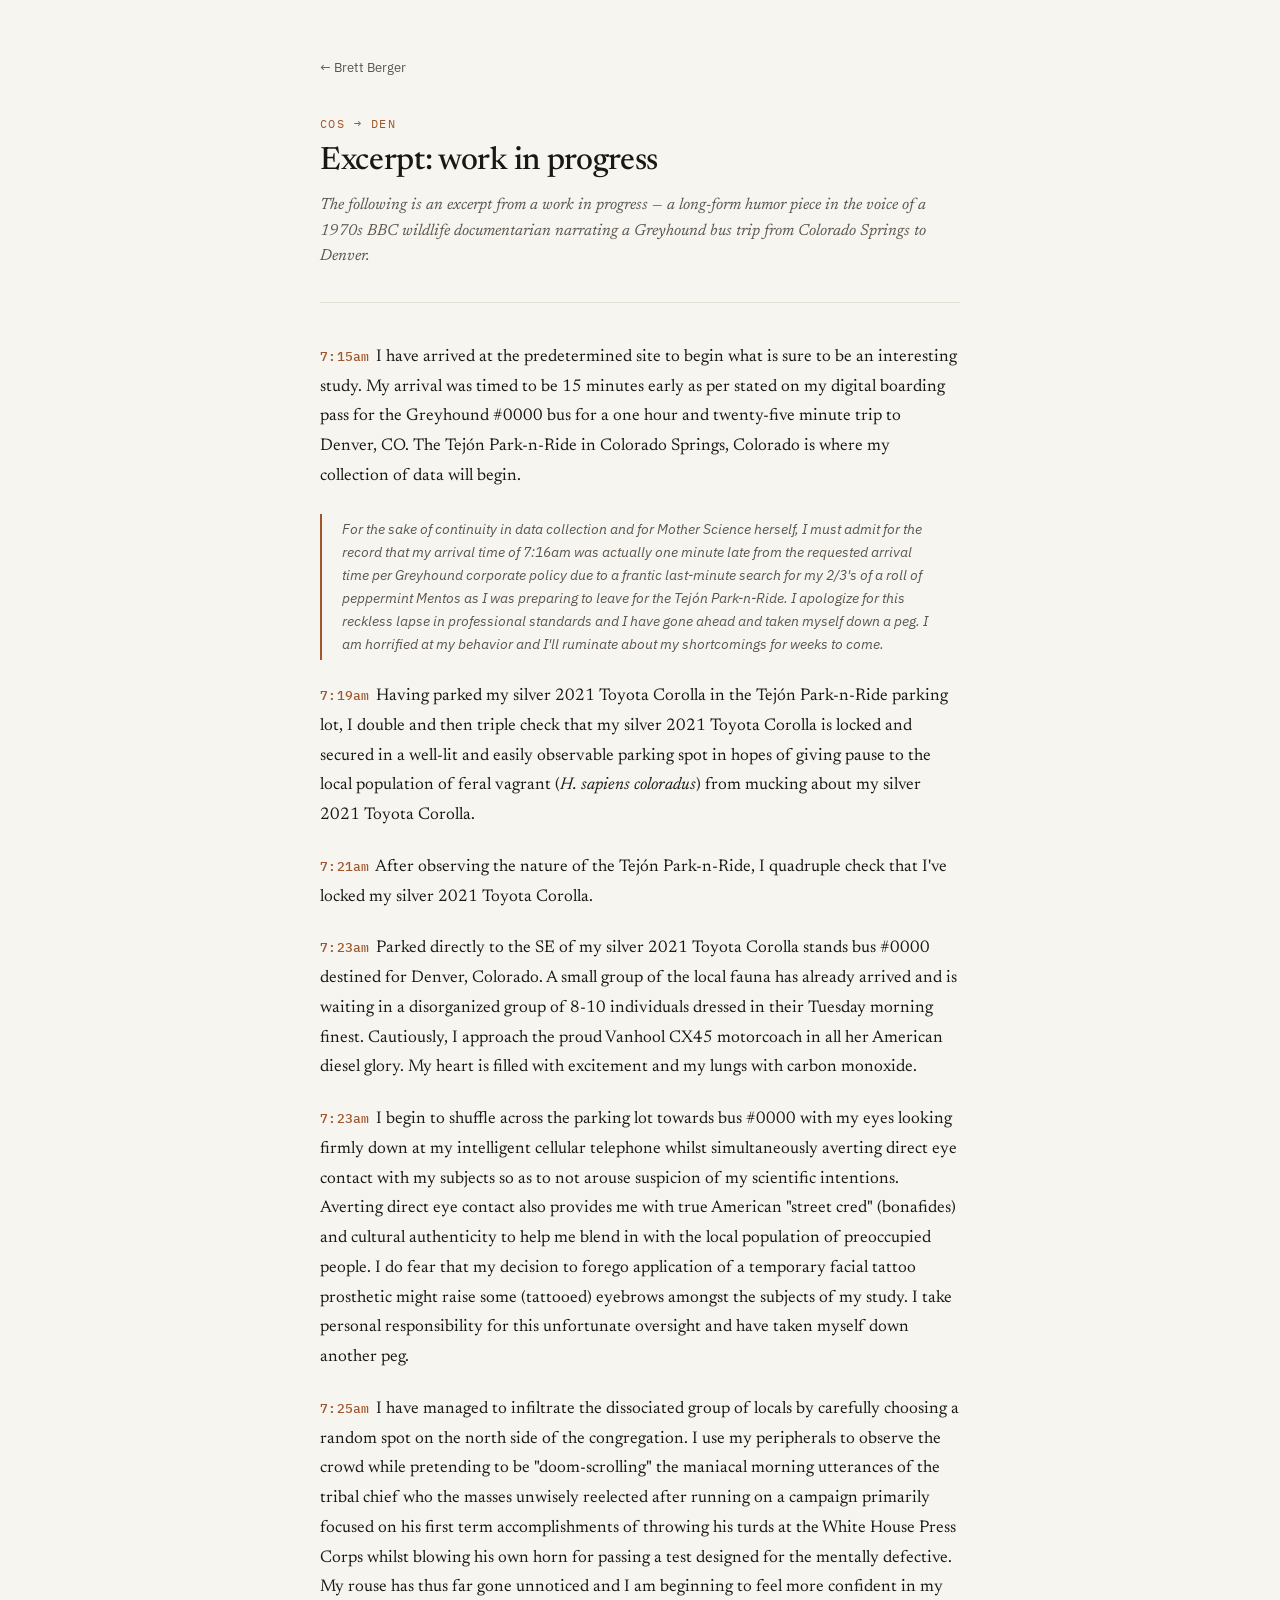
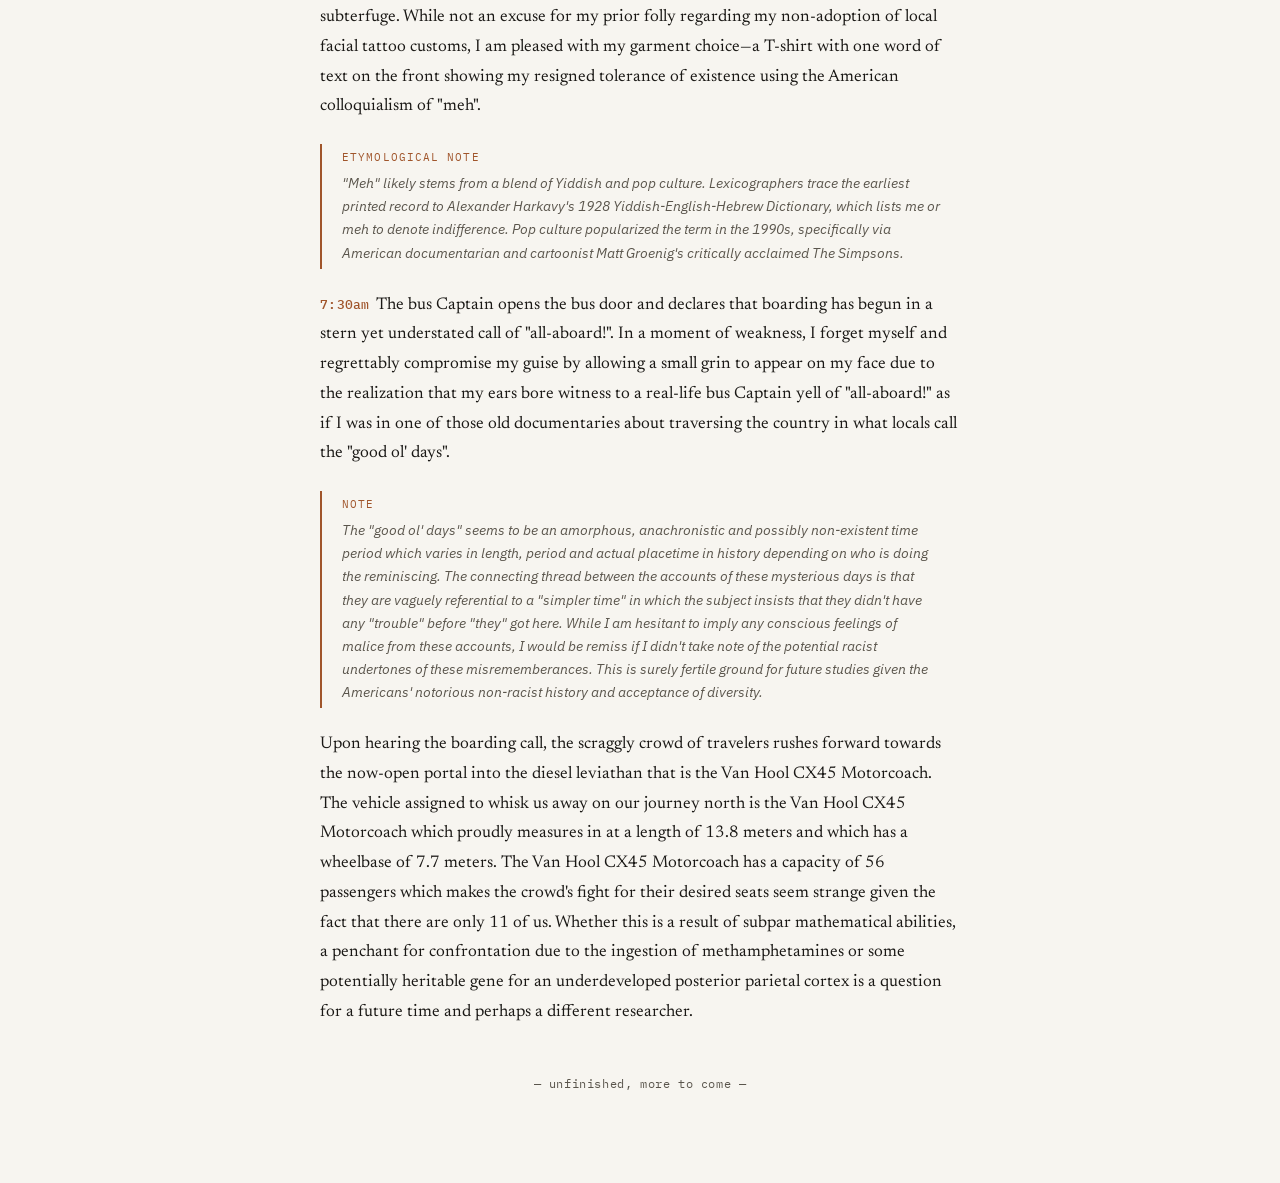
<file: writing.html>
<!DOCTYPE html>
<html lang="en">
<head>
<meta charset="UTF-8">
<meta name="viewport" content="width=device-width, initial-scale=1.0">
<title>Writing — Brett Berger</title>
<meta name="description" content="An excerpt from a work in progress by Brett Berger.">
<link rel="preconnect" href="https://fonts.googleapis.com">
<link rel="preconnect" href="https://fonts.gstatic.com" crossorigin>
<link href="https://fonts.googleapis.com/css2?family=Newsreader:ital,wght@0,400;0,500;1,400&family=IBM+Plex+Sans:wght@400;500&family=IBM+Plex+Mono:wght@400;500&display=swap" rel="stylesheet">
<link rel="stylesheet" href="styles.css">
<link rel="stylesheet" href="writing.css">
</head>
<body class="writing-body">

  <main class="article">
    <a href="index.html" class="back-link">&larr; Brett Berger</a>

    <div class="article-head">
      <div class="route-tag">COS <span>&rarr;</span> DEN</div>
      <h1>Excerpt: work in progress</h1>
      <p class="article-intro">The following is an excerpt from a work in progress — a long-form humor piece in the voice of a 1970s BBC wildlife documentarian narrating a Greyhound bus trip from Colorado Springs to Denver.</p>
    </div>

    <div class="prose">

      <p><strong>7:15am</strong> I have arrived at the predetermined site to begin what is sure to be an interesting study. My arrival was timed to be 15 minutes early as per stated on my digital boarding pass for the Greyhound #0000 bus for a one hour and twenty-five minute trip to Denver, CO. The Tejón Park-n-Ride in Colorado Springs, Colorado is where my collection of data will begin.</p>

      <aside class="field-note">For the sake of continuity in data collection and for Mother Science herself, I must admit for the record that my arrival time of 7:16am was actually one minute late from the requested arrival time per Greyhound corporate policy due to a frantic last-minute search for my 2/3's of a roll of peppermint Mentos as I was preparing to leave for the Tejón Park-n-Ride. I apologize for this reckless lapse in professional standards and I have gone ahead and taken myself down a peg. I am horrified at my behavior and I'll ruminate about my shortcomings for weeks to come.</aside>

      <p><strong>7:19am</strong> Having parked my silver 2021 Toyota Corolla in the Tejón Park-n-Ride parking lot, I double and then triple check that my silver 2021 Toyota Corolla is locked and secured in a well-lit and easily observable parking spot in hopes of giving pause to the local population of feral vagrant (<em>H. sapiens coloradus</em>) from mucking about my silver 2021 Toyota Corolla.</p>

      <p><strong>7:21am</strong> After observing the nature of the Tejón Park-n-Ride, I quadruple check that I've locked my silver 2021 Toyota Corolla.</p>

      <p><strong>7:23am</strong> Parked directly to the SE of my silver 2021 Toyota Corolla stands bus #0000 destined for Denver, Colorado. A small group of the local fauna has already arrived and is waiting in a disorganized group of 8-10 individuals dressed in their Tuesday morning finest. Cautiously, I approach the proud Vanhool CX45 motorcoach in all her American diesel glory. My heart is filled with excitement and my lungs with carbon monoxide.</p>

      <p><strong>7:23am</strong> I begin to shuffle across the parking lot towards bus #0000 with my eyes looking firmly down at my intelligent cellular telephone whilst simultaneously averting direct eye contact with my subjects so as to not arouse suspicion of my scientific intentions. Averting direct eye contact also provides me with true American "street cred" (bonafides) and cultural authenticity to help me blend in with the local population of preoccupied people. I do fear that my decision to forego application of a temporary facial tattoo prosthetic might raise some (tattooed) eyebrows amongst the subjects of my study. I take personal responsibility for this unfortunate oversight and have taken myself down another peg.</p>

      <p><strong>7:25am</strong> I have managed to infiltrate the dissociated group of locals by carefully choosing a random spot on the north side of the congregation. I use my peripherals to observe the crowd while pretending to be "doom-scrolling" the maniacal morning utterances of the tribal chief who the masses unwisely reelected after running on a campaign primarily focused on his first term accomplishments of throwing his turds at the White House Press Corps whilst blowing his own horn for passing a test designed for the mentally defective. My rouse has thus far gone unnoticed and I am beginning to feel more confident in my subterfuge. While not an excuse for my prior folly regarding my non-adoption of local facial tattoo customs, I am pleased with my garment choice—a T-shirt with one word of text on the front showing my resigned tolerance of existence using the American colloquialism of "meh".</p>

      <aside class="field-note"><span class="note-label">Etymological note</span> "Meh" likely stems from a blend of Yiddish and pop culture. Lexicographers trace the earliest printed record to Alexander Harkavy's 1928 <em>Yiddish-English-Hebrew Dictionary</em>, which lists <em>me</em> or <em>meh</em> to denote indifference. Pop culture popularized the term in the 1990s, specifically via American documentarian and cartoonist Matt Groenig's critically acclaimed <em>The Simpsons</em>.</aside>

      <p><strong>7:30am</strong> The bus Captain opens the bus door and declares that boarding has begun in a stern yet understated call of "all-aboard!". In a moment of weakness, I forget myself and regrettably compromise my guise by allowing a small grin to appear on my face due to the realization that my ears bore witness to a real-life bus Captain yell of "all-aboard!" as if I was in one of those old documentaries about traversing the country in what locals call the "good ol' days".</p>

      <aside class="field-note"><span class="note-label">Note</span> The "good ol' days" seems to be an amorphous, anachronistic and possibly non-existent time period which varies in length, period and actual placetime in history depending on who is doing the reminiscing. The connecting thread between the accounts of these mysterious days is that they are vaguely referential to a "simpler time" in which the subject insists that they didn't have any "trouble" before "they" got here. While I am hesitant to imply any conscious feelings of malice from these accounts, I would be remiss if I didn't take note of the potential racist undertones of these misrememberances. This is surely fertile ground for future studies given the Americans' notorious non-racist history and acceptance of diversity.</aside>

      <p>Upon hearing the boarding call, the scraggly crowd of travelers rushes forward towards the now-open portal into the diesel leviathan that is the Van Hool CX45 Motorcoach. The vehicle assigned to whisk us away on our journey north is the Van Hool CX45 Motorcoach which proudly measures in at a length of 13.8 meters and which has a wheelbase of 7.7 meters. The Van Hool CX45 Motorcoach has a capacity of 56 passengers which makes the crowd's fight for their desired seats seem strange given the fact that there are only 11 of us. Whether this is a result of subpar mathematical abilities, a penchant for confrontation due to the ingestion of methamphetamines or some potentially heritable gene for an underdeveloped posterior parietal cortex is a question for a future time and perhaps a different researcher.</p>

    </div>

    <p class="wip-note">— unfinished, more to come —</p>
  </main>

</body>
</html>
</file>
<file: styles.css>
:root {
  --bg: #F7F5F0;
  --card-bg: #FFFFFF;
  --ink: #1A1815;
  --ink-soft: #5A554C;
  --rule: #E4E0D6;
  --accent: #A0552B;
  --serif: 'Newsreader', 'Times New Roman', serif;
  --sans: 'IBM Plex Sans', -apple-system, system-ui, sans-serif;
}

@media (prefers-color-scheme: dark) {
  :root {
    --bg: #171613;
    --card-bg: #201F1B;
    --ink: #F2EFE9;
    --ink-soft: #B8B2A5;
    --rule: #35332C;
    --accent: #D98A5A;
  }
}

* { box-sizing: border-box; }

body {
  margin: 0;
  min-height: 100vh;
  display: flex;
  align-items: center;
  justify-content: center;
  padding: 32px 20px;
  background: var(--bg);
  color: var(--ink);
  font-family: var(--sans);
}

.card {
  width: 100%;
  max-width: 420px;
  background: var(--card-bg);
  border: 1px solid var(--rule);
  border-radius: 12px;
  padding: 40px 32px;
  text-align: center;
}

.avatar {
  width: 56px;
  height: 56px;
  margin: 0 auto 20px;
  border-radius: 50%;
  background: var(--accent);
  color: #fff;
  display: flex;
  align-items: center;
  justify-content: center;
  font-family: var(--serif);
  font-size: 20px;
  letter-spacing: 0.02em;
}

h1 {
  font-family: var(--serif);
  font-weight: 500;
  font-size: 28px;
  letter-spacing: -0.01em;
  margin: 0 0 8px;
}

.tagline {
  font-size: 14.5px;
  color: var(--ink-soft);
  margin: 0 0 32px;
}

.links {
  list-style: none;
  margin: 0;
  padding: 0;
  display: flex;
  flex-direction: column;
  gap: 10px;
}

.link-item {
  display: flex;
  flex-direction: column;
  gap: 2px;
  padding: 14px 18px;
  border: 1px solid var(--rule);
  border-radius: 8px;
  text-decoration: none;
  color: var(--ink);
  transition: border-color .15s ease, transform .15s ease;
}

.link-item:hover {
  border-color: var(--accent);
  transform: translateY(-1px);
}

.link-title {
  font-family: var(--serif);
  font-size: 16px;
  font-weight: 500;
}

.link-sub {
  font-size: 12.5px;
  color: var(--ink-soft);
}

footer {
  margin-top: 32px;
  font-size: 12px;
  color: var(--ink-soft);
}
</file>
<file: writing.css>
.writing-body {
  display: block;
  padding: 56px 20px 80px;
  align-items: initial;
}

.article {
  max-width: 640px;
  margin: 0 auto;
}

.back-link {
  display: inline-block;
  font-family: var(--sans);
  font-size: 13px;
  color: var(--ink-soft);
  text-decoration: none;
  margin-bottom: 40px;
}

.back-link:hover { color: var(--accent); }

.article-head {
  margin-bottom: 40px;
  padding-bottom: 32px;
  border-bottom: 1px solid var(--rule);
}

.route-tag {
  font-family: 'IBM Plex Mono', var(--sans);
  font-size: 12px;
  letter-spacing: 0.12em;
  color: var(--accent);
  margin-bottom: 14px;
}

.article-head h1 {
  font-family: var(--serif);
  font-weight: 500;
  font-size: 32px;
  letter-spacing: -0.01em;
  margin: 0 0 16px;
}

.article-intro {
  font-family: var(--serif);
  font-style: italic;
  font-size: 16px;
  line-height: 1.6;
  color: var(--ink-soft);
  margin: 0;
}

.prose p {
  font-family: var(--serif);
  font-size: 17px;
  line-height: 1.75;
  color: var(--ink);
  margin: 0 0 22px;
}

.prose strong {
  font-family: 'IBM Plex Mono', var(--sans);
  font-size: 13px;
  font-weight: 500;
  color: var(--accent);
  letter-spacing: 0.02em;
  margin-right: 2px;
}

.field-note {
  display: block;
  font-family: var(--sans);
  font-size: 14px;
  line-height: 1.65;
  font-style: italic;
  color: var(--ink-soft);
  border-left: 2px solid var(--accent);
  padding: 4px 20px;
  margin: 0 0 22px;
}

.note-label {
  display: block;
  font-family: 'IBM Plex Mono', var(--sans);
  font-style: normal;
  font-size: 11px;
  letter-spacing: 0.1em;
  text-transform: uppercase;
  color: var(--accent);
  margin-bottom: 6px;
}

.wip-note {
  text-align: center;
  font-family: 'IBM Plex Mono', var(--sans);
  font-size: 12px;
  color: var(--ink-soft);
  letter-spacing: 0.05em;
  margin-top: 48px;
}
</file>
